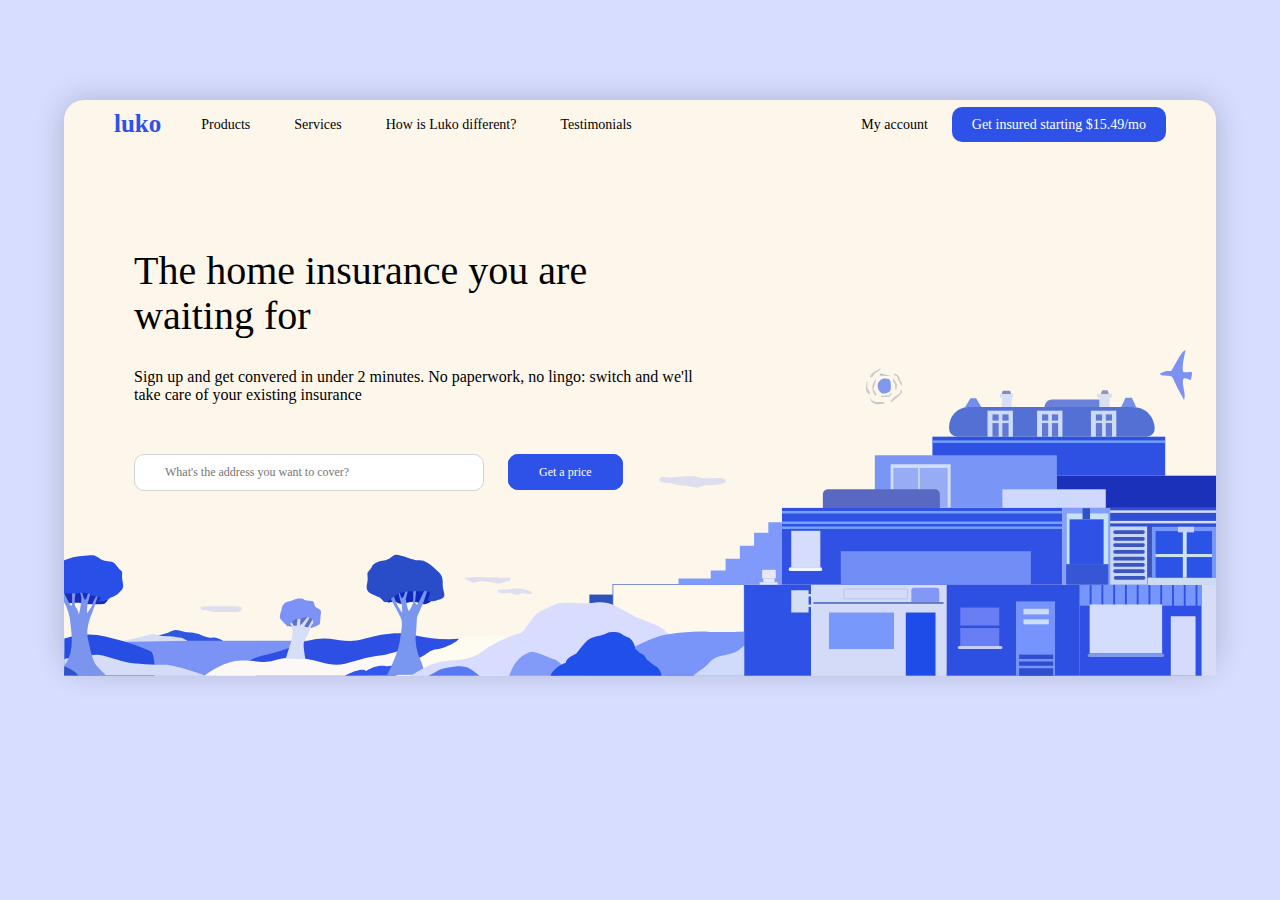
<file: index.html>
<!DOCTYPE html>
<html lang="en">
<head>
  <meta charset="UTF-8">
  <meta name="viewport" content="width=device-width, initial-scale=1.0">
  <title>Luko - Belajar Website UKM IK</title>
  <link rel="stylesheet" href="style.css">
</head>
<body>
  <main>
    <div class="box">
      
      <nav class="nav">
        <div class="nav__left">
          <span class="nav__logo">luko</span>
          <ul class="nav__list">
            <li class="nav__item"><a href="#" class="nav__link">Products</a></li>
            <li class="nav__item"><a href="#" class="nav__link">Services</a></li>
            <li class="nav__item"><a href="#" class="nav__link">How is Luko different?</a></li>
            <li class="nav__item"><a href="#" class="nav__link">Testimonials</a></li>
          </ul>
        </div>
        <div class="nav__right">
          <ul class="nav__list">
            <li class="nav__item"><a href="#" class="nav__link">My account</a></li>
            <li class="nav__item"><a href="#" class="nav__button">Get insured starting $15.49/mo</a></li>
          </ul>
        </div>
      </nav>


      <section class="content">
        <div class="content__details">
          <h2 class="detail__logline">The home insurance you are waiting for</h2>
          <p class="detail__desc">Sign up and get convered in under 2 minutes. No paperwork, no lingo: switch and we'll take care of your existing insurance</p>
        </div>
        <div class="content__form">
          <input type="text" class="form__address" placeholder="What's the address you want to cover?">
          <a href="#" class="form__getPrice">Get a price</a>
        </div>
      </section>
      <img class="content__image" src="./Images/bg_image.svg" alt="">
      <!-- <div class="content__image"></div> -->
      
      <div class="reason">
        <div class="reason__item">
          <img src="./Images/icon1.svg" alt="" class="item__icon">
          <p class="item__title">Covered in 2 minutes</p>
          <p class="item__desc">Download your certificate immediately</p>
        </div>
        <div class="reason__item">
          <img src="./Images/icon2.svg" alt="" class="item__icon">
          <p class="item__title">Compensated twice as fast</p>
          <p class="item__desc">Simply tell us what happened</p>
        </div>
        <div class="reason__item">
          <img src="./Images/icon3.svg" alt="" class="item__icon">
          <p class="item__title">An artisan on site in 2 days</p>
          <p class="item__desc">Our network will always be by your side</p>
        </div>
      </div>
    </div>
  </main>
</body>
</html>
</file>
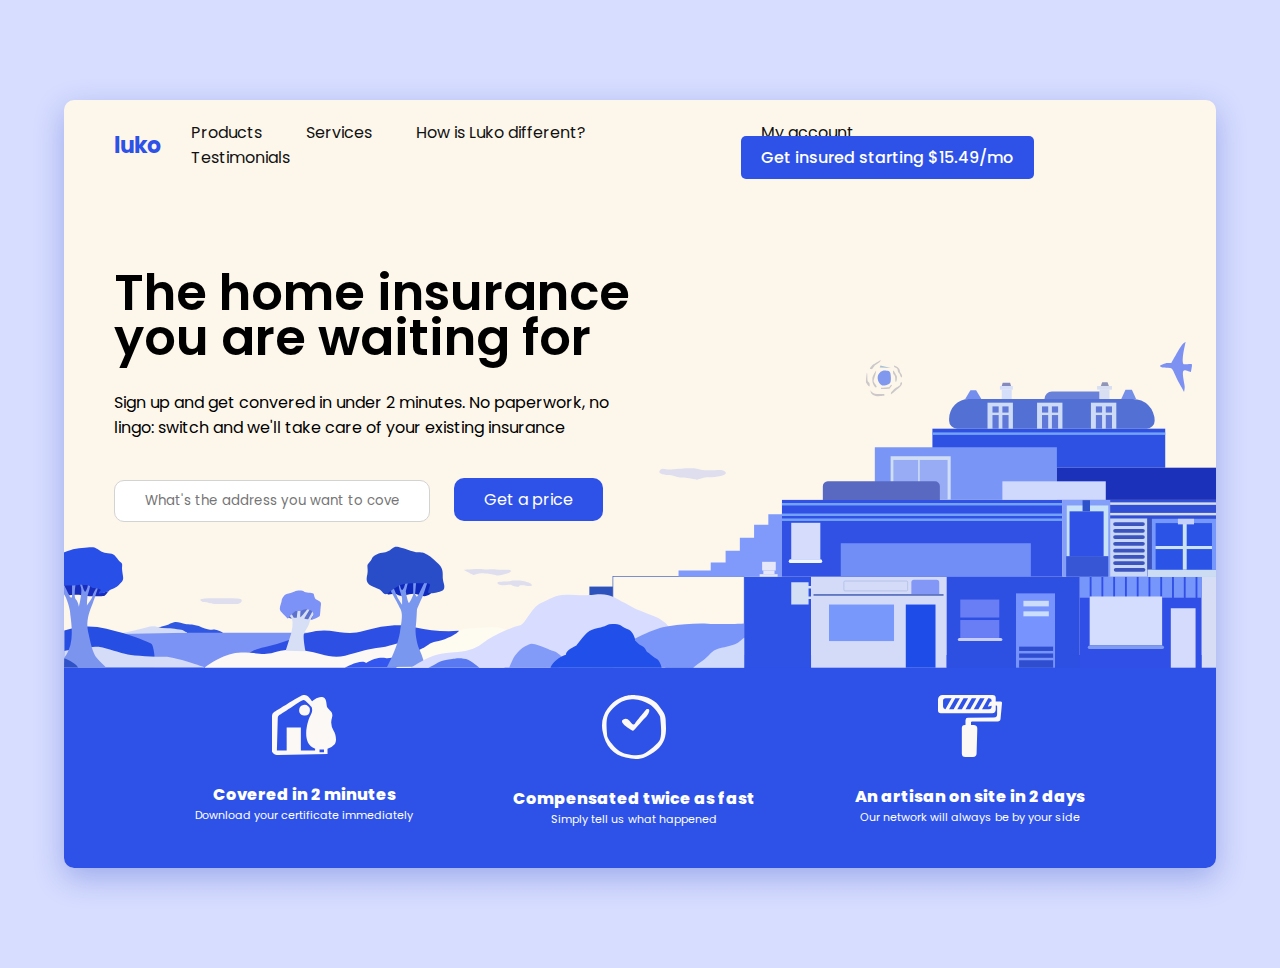
<file: web/index.html>
<!DOCTYPE html>
<html lang="en">
<head>
  <meta charset="UTF-8">
  <meta name="viewport" content="width=device-width, initial-scale=1.0">
  <title>Luko - Belajar Website UKM IK</title>
  <link rel="stylesheet" href="style.css">
</head>
<body>
  <div class="box">

    <div class="container">
      <nav class="navbar ">
        <div class="navbar__left">
          <div class="navbar__logo"><a href="#">luko</a></div>
          <ul class="navbar__menu">
            <li><a href="#" class="nav__link">Products</a></li>
              <li><a href="#" class="nav__link">Services</a></li>
              <li><a href="#" class="nav__link">How is Luko different?</a></li>
              <li><a href="#" class="nav__link">Testimonials</a></li>
          </ul>
        </div>
  
        <div class="navbar__right">
          <ul class="navbar__menu">
            <li><a href="#" class="nav__link">My account</a></li>
            <li><a href="#" class="nav__button">Get insured starting $15.49/mo</a></li>
          </ul>
        </div>
      </nav>
  
      <section class="content">
        <div class="content__details">
          <h2 class="detail__logline">The home insurance you are waiting for</h2>
          <p class="detail__desc">Sign up and get convered in under 2 minutes. No paperwork, no lingo: switch and we'll take care of your existing insurance</p>
        </div>
        <div class="content__form">
          <input type="text" class="form__address" placeholder="What's the address you want to cover?">
          <a href="#" class="form__getPrice">Get a price</a>
        </div>
  
        
      </section>
      
    </div>  
    
    <img class="content__image" src="./Images/bg_image.svg" alt="">


    <div class="reason">
      <div class="container">
        <div class="row">
          <div class="reason__item">
            <img src="./Images/icon1.svg" class="item__icon">
            <p class="item__title">Covered in 2 minutes</p>
            <p class="item__desc">Download your certificate immediately</p>
          </div>
          <div class="reason__item">
            <img src="./Images/icon2.svg" alt="" class="item__icon">
            <p class="item__title">Compensated twice as fast</p>
            <p class="item__desc">Simply tell us what happened</p>
          </div>
          <div class="reason__item">
            <img src="./Images/icon3.svg" alt="" class="item__icon">
            <p class="item__title">An artisan on site in 2 days</p>
            <p class="item__desc">Our network will always be by your side</p>
          </div>
        </div>
      </div>
    </div>
  </div>
</body>
</html>
</file>
<file: style.css>
:root {
  --primary-color: #2e52e8;
  --bg1: #d7ddff;
  --bg2: #fdf7eb;
}

* {
  padding: 0;
  margin: 0;
  font-family: "Poppins";
}

html,
body {
  height: 100%;
  background-color: var(--bg1);
}

main {
  display: flex;
  flex-direction: column;
  align-items: center;
}

.box {
  position: absolute;
  background-color: #fdf7eb;
  border-radius: 20px;
  width: 90%;
  margin: 100px 0 0;
  box-shadow: 0 0 30px 0px rgba(0, 0, 0, 0.2);
}

.nav {
  padding: 10px 70px;
  display: flex;
  z-index: 3;
}

.nav__left,
.nav__right {
  display: flex;
  align-items: center;
}

.nav__list .nav__item {
  list-style: none;
  display: inline-block;
}

.nav__item a {
  text-decoration: none;
  color: black;
  padding: 10px 20px;
  transition: background-color 0.5s;
  border-radius: 10px;
}

.nav__left .nav__item a:hover,
.nav__right .nav__item:first-child a:hover {
  background-color: #ece1ca;
}

.nav__logo {
  color: var(--primary-color);
  font-weight: 800;
  font-size: 30px;
  margin-right: 20px;
}

.nav__right {
  margin-left: auto;
}

.nav__right .nav__button {
  padding: 10px 20px;
  background-color: var(--primary-color);
  color: white;
  text-decoration: none;
  border-radius: 10px;
}

.content {
  position: relative;
  margin: 150px 0 220px;
  padding: 0px 70px;
  width: 50%;
  z-index: 1;
}

.content__details .detail__logline {
  font-size: 50px;
  font-weight: 400;
  line-height: 45px;
}

.content__details .detail__desc {
  margin-top: 30px;
  margin-bottom: 50px;
}

.form__address,
.form__getPrice {
  border-radius: 10px;
  outline: none;
}

.content__form .form__address {
  width: 50%;
  padding: 10px 30px;
  border: 1px solid lightgray;
}

.content__form .form__address:focus {
  border: 1px solid gray;
}

.content__form .form__getPrice {
  border: 1px solid var(--primary-color);
  padding: 10px 30px;
  text-decoration: none;
  color: white;
  background-color: var(--primary-color);
  margin-left: 20px;
}

.content__image {
  position: absolute;
  z-index: 0;
  bottom: -5px;
}

.reason {
  position: absolute;
  width: 100%;
  display: flex;
  justify-content: center;
  background-color: var(--primary-color);
  border-radius: 0 0 20px 20px;
  padding: 50px 0;
  margin-bottom: 100px;
  box-shadow: 0 0 30px 0px rgba(0, 0, 0, 0.5);
  z-index: -1;
}

.reason__item {
  margin: 0 50px;
  text-align: center;
  color: white;
}

.reason__item > .item__icon {
  width: 64px;
  margin-bottom: 20px;
}

.reason__item > .item__title {
  font-size: 16px;
  font-weight: 800;
}

.reason__item > .item__desc {
  font-size: 11px;
}

@media only screen and (max-width: 1400px) {
  .nav {
    padding: 10px 50px;
  }

  .nav .nav__logo {
    font-size: 25px;
  }

  .nav__list .nav__item {
    font-size: 14px;
  }

  .content {
    margin: 100px 0 180px;
  }

  .content__details .detail__logline {
    font-size: 40px;
  }

  .form__address,
  .form__getPrice {
    font-size: 12px;
  }

  .reason__item {
    margin: 0 30px;
  }

  .reason__item > .item__icon {
    width: 46px;
  }
}
</file>
<file: web/style.css>
@import url("https://fonts.googleapis.com/css2?family=Poppins:wght@400;500;600;700;800;900&display=swap");

:root {
  --primary-color: #2e52e8;
  --bg1: #d7ddff;
  --bg2: #fdf7eb;
}

* {
  padding: 0;
  margin: 0;
  box-sizing: border-box;
  text-decoration: none;
  font-family: "Poppins", sans-serif;
}

body {
  background-color: var(--bg1);
}

.box {
  width: 90%;
  background-color: var(--bg2);
  margin: 100px auto;
  border-radius: 10px;
  box-shadow: 0 10px 30px 0px rgba(20, 54, 190, 0.3);
}

.container {
  position: relative;
  padding: 20px 50px;
}

/* Navbar Styling */

.navbar {
  display: flex;
}

.navbar a {
  color: #111;
}

.navbar__left,
.navbar__right {
  display: flex;
  align-items: center;
}

.navbar .navbar__logo a {
  font-weight: 700;
  color: var(--primary-color);
  font-size: 22px;
  margin-right: 10px;
}

.navbar .navbar__menu li {
  display: inline-block;
  list-style: none;
}

.navbar .navbar__menu li a {
  padding: 10px 20px;
  border-radius: 5px;
}

.navbar .navbar__left li a:hover,
.navbar .navbar__right li:first-child a:hover {
  background-color: #ece1ca;
}

.navbar .navbar__right {
  margin-left: auto;
}

.navbar__right .nav__button {
  border-radius: 10px;
  background-color: var(--primary-color);
  color: white;
  font-weight: 500;
}

.navbar__right .nav__button:hover {
  background-color: #294cd6;
}

/* Content styling */
.content {
  margin-top: 100px;
  width: 50%;
}

.content__details {
  margin: 0 0 40px 0;
}

.content__details h2.detail__logline {
  font-size: 50px;
  font-weight: 600;
  line-height: 45px;
}

.content__details .detail__desc {
  margin-top: 30px;
}

.content__form .form__address {
  padding: 10px 30px;
  width: 60%;
  border-radius: 10px;
  outline: none;
  border: 1px solid lightgray;
}

.content__form .form__address:focus {
  border: 1px solid gray;
}

.content__form .form__getPrice {
  padding: 10px 30px;
  color: white;
  background-color: var(--primary-color);
  border-radius: 10px;
  margin-left: 20px;
}

.content__form .form__getPrice:hover {
  background-color: #294cd6;
}

.content__image {
  width: 100%;
  margin-top: -200px;
}

.reason {
  background-color: var(--primary-color);
  margin-top: -20px;
  padding: 20px;
  border-radius: 10px;
  color: white;
}

.row {
  display: flex;
  justify-content: center;
}

.reason__item {
  margin: 0 50px;
  text-align: center;
  color: white;
}

.reason__item > .item__icon {
  width: 64px;
  margin-bottom: 20px;
}

.reason__item > .item__title {
  font-size: 16px;
  font-weight: 800;
}

.reason__item > .item__desc {
  font-size: 11px;
}
</file>
